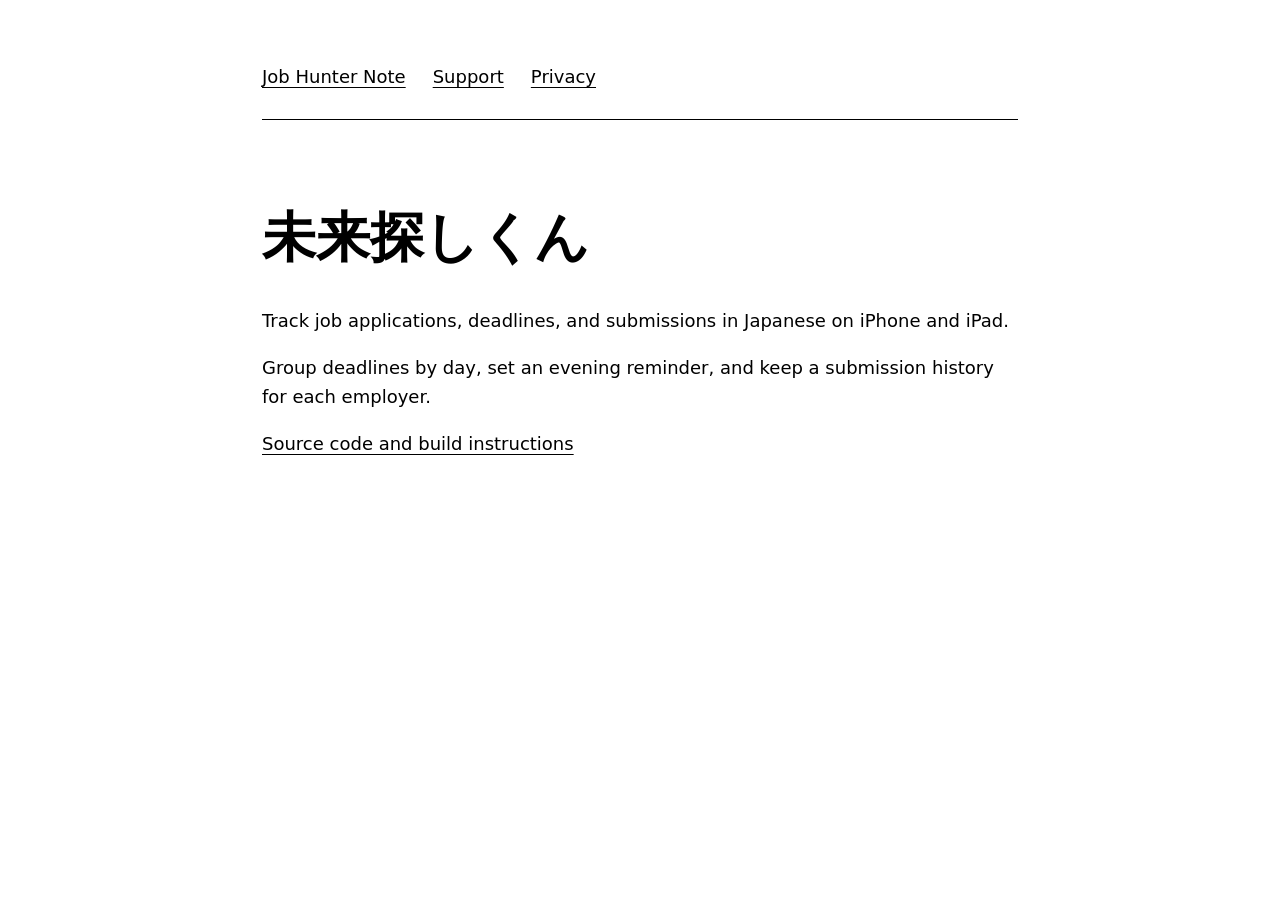
<file: docs/index.html>
<!DOCTYPE html>
<html lang="en">
<head>
  <meta charset="utf-8">
  <meta name="viewport" content="width=device-width, initial-scale=1">
  <title>Job Hunter Note</title>
  <link rel="stylesheet" href="site.css">
</head>
<body>
  <nav aria-label="Main">
    <a href="./" aria-current="page">Job Hunter Note</a>
    <a href="support/">Support</a>
    <a href="privacy/">Privacy</a>
  </nav>
  <main>
    <h1 lang="ja">未来探しくん</h1>
    <p>Track job applications, deadlines, and submissions in Japanese on iPhone and iPad.</p>
    <p>Group deadlines by day, set an evening reminder, and keep a submission history for each employer.</p>
    <p><a href="https://github.com/P4suta/job-hunter-note">Source code and build instructions</a></p>
  </main>
</body>
</html>
</file>
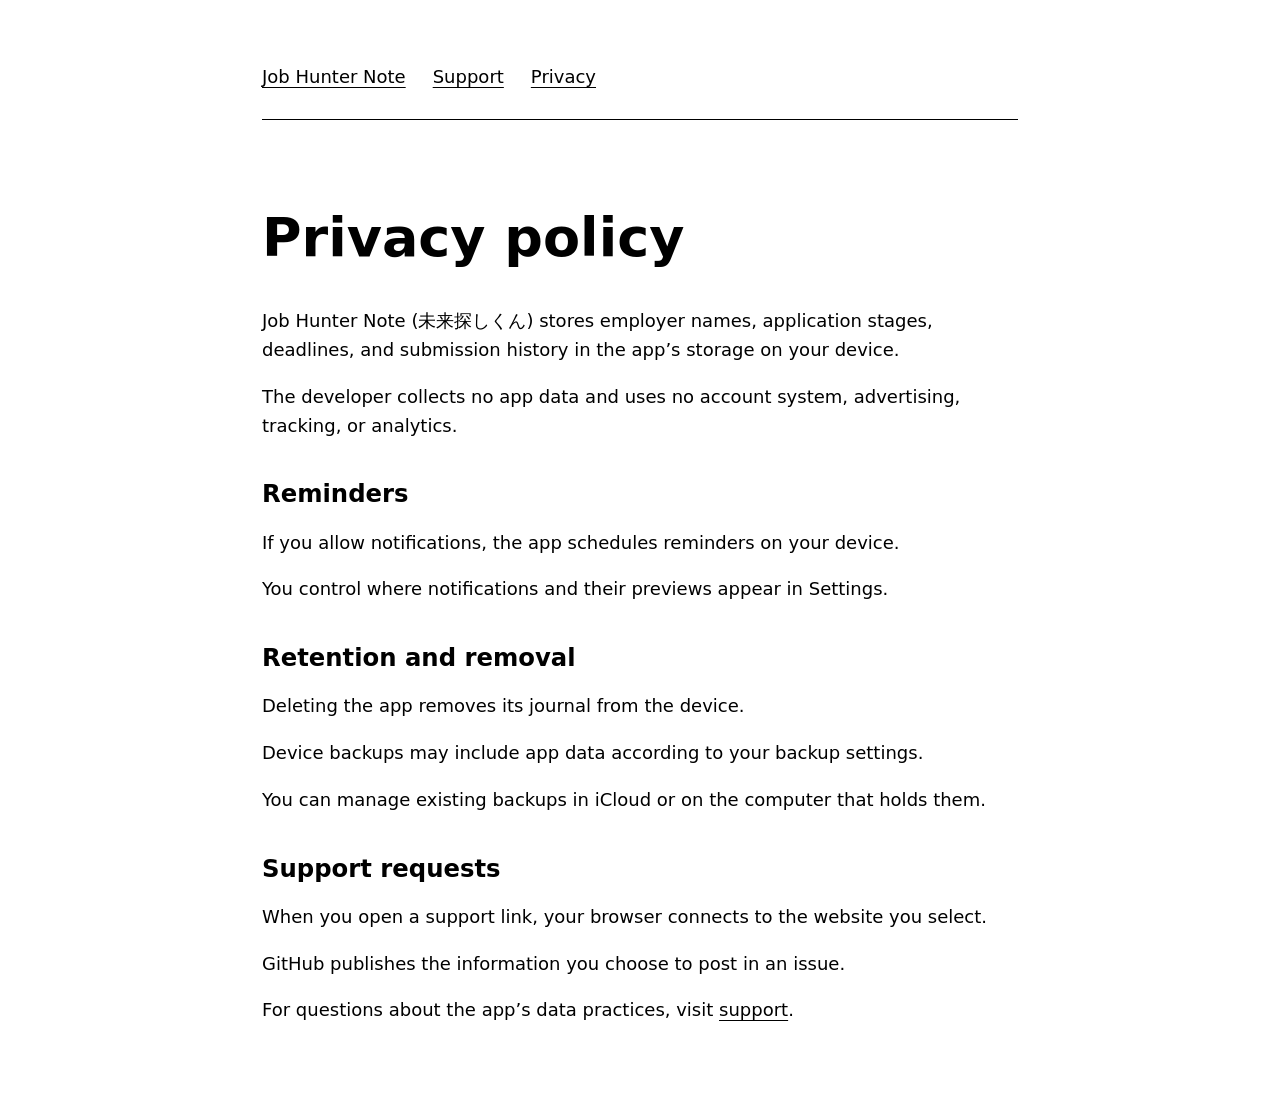
<file: docs/privacy/index.html>
<!DOCTYPE html>
<html lang="en">
<head>
  <meta charset="utf-8">
  <meta name="viewport" content="width=device-width, initial-scale=1">
  <title>Privacy policy · Job Hunter Note</title>
  <link rel="stylesheet" href="../site.css">
</head>
<body>
  <nav aria-label="Main">
    <a href="../">Job Hunter Note</a>
    <a href="../support/">Support</a>
    <a href="./" aria-current="page">Privacy</a>
  </nav>
  <main>
    <h1>Privacy policy</h1>
    <p>Job Hunter Note (<span lang="ja">未来探しくん</span>) stores employer names, application stages, deadlines, and submission history in the app’s storage on your device.</p>
    <p>The developer collects no app data and uses no account system, advertising, tracking, or analytics.</p>
    <h2>Reminders</h2>
    <p>If you allow notifications, the app schedules reminders on your device.</p>
    <p>You control where notifications and their previews appear in Settings.</p>
    <h2>Retention and removal</h2>
    <p>Deleting the app removes its journal from the device.</p>
    <p>Device backups may include app data according to your backup settings.</p>
    <p>You can manage existing backups in iCloud or on the computer that holds them.</p>
    <h2>Support requests</h2>
    <p>When you open a support link, your browser connects to the website you select.</p>
    <p>GitHub publishes the information you choose to post in an issue.</p>
    <p>For questions about the app’s data practices, visit <a href="../support/">support</a>.</p>
  </main>
</body>
</html>
</file>
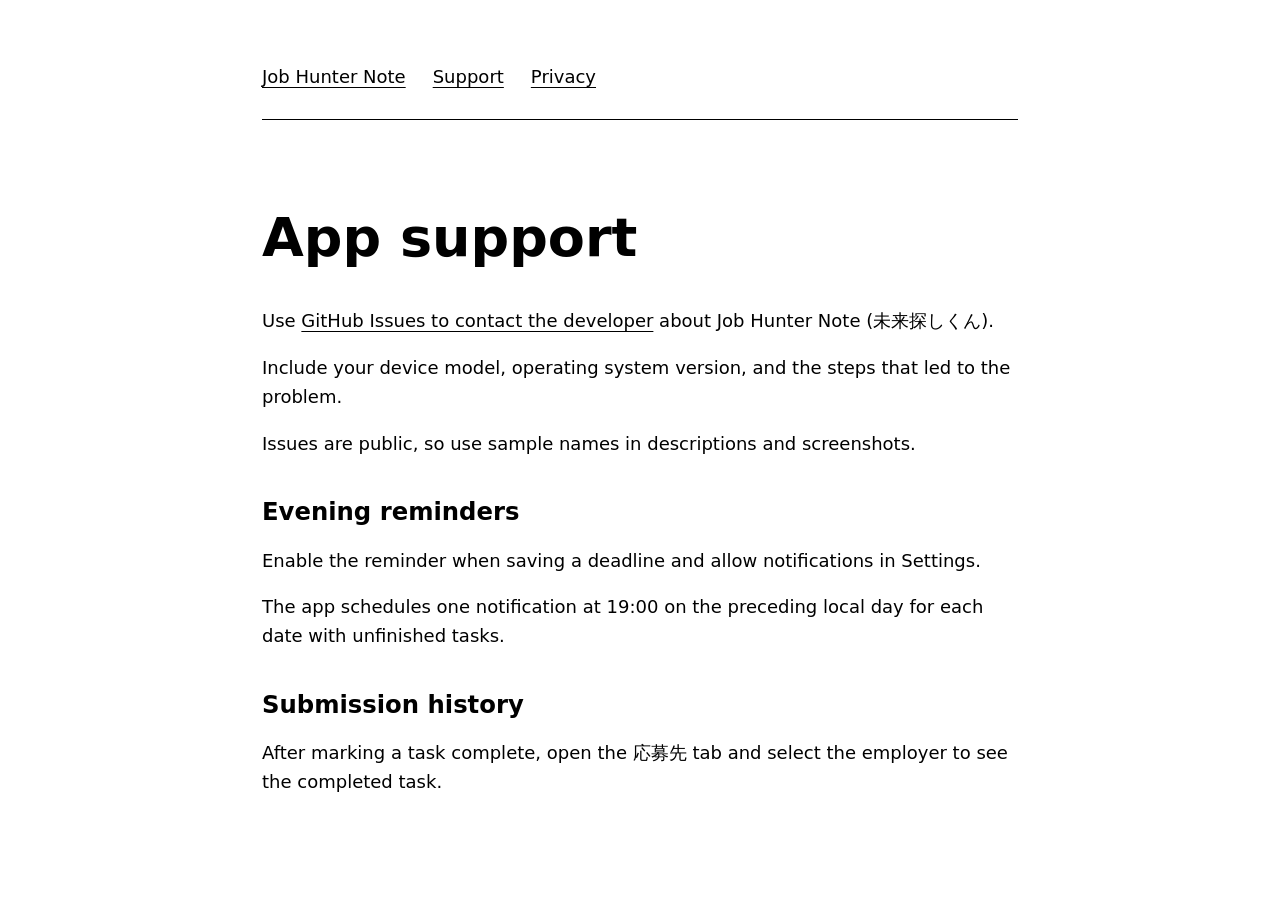
<file: docs/support/index.html>
<!DOCTYPE html>
<html lang="en">
<head>
  <meta charset="utf-8">
  <meta name="viewport" content="width=device-width, initial-scale=1">
  <title>Support · Job Hunter Note</title>
  <link rel="stylesheet" href="../site.css">
</head>
<body>
  <nav aria-label="Main">
    <a href="../">Job Hunter Note</a>
    <a href="./" aria-current="page">Support</a>
    <a href="../privacy/">Privacy</a>
  </nav>
  <main>
    <h1>App support</h1>
    <p>Use <a href="https://github.com/P4suta/job-hunter-note/issues/new">GitHub Issues to contact the developer</a> about Job Hunter Note (<span lang="ja">未来探しくん</span>).</p>
    <p>Include your device model, operating system version, and the steps that led to the problem.</p>
    <p>Issues are public, so use sample names in descriptions and screenshots.</p>
    <h2>Evening reminders</h2>
    <p>Enable the reminder when saving a deadline and allow notifications in Settings.</p>
    <p>The app schedules one notification at 19:00 on the preceding local day for each date with unfinished tasks.</p>
    <h2>Submission history</h2>
    <p>After marking a task complete, open the <span lang="ja">応募先</span> tab and select the employer to see the completed task.</p>
  </main>
</body>
</html>
</file>
<file: docs/site.css>
:root {
  color-scheme: light dark;
  font: 112.5%/1.6 system-ui, sans-serif;
  background: Canvas;
  color: CanvasText;
}
body {
  max-width: 42rem;
  margin: 0 auto;
  padding: clamp(1rem, 5vw, 3rem);
  overflow-wrap: anywhere;
}
nav {
  display: flex;
  flex-wrap: wrap;
  align-items: baseline;
  column-gap: 1.5rem;
  padding-bottom: 1rem;
  border-bottom: 1px solid currentColor;
}
nav a {
  padding: .5rem 0;
}
a {
  color: inherit;
  text-underline-offset: .2em;
}
a:focus-visible {
  outline: 3px solid currentColor;
  outline-offset: 4px;
}
h1, h2 {
  line-height: 1.2;
  margin-top: 1.6em;
}
h1 {
  font-size: clamp(2rem, 7vw, 3rem);
}
h2 {
  font-size: 1.35rem;
}
</file>
